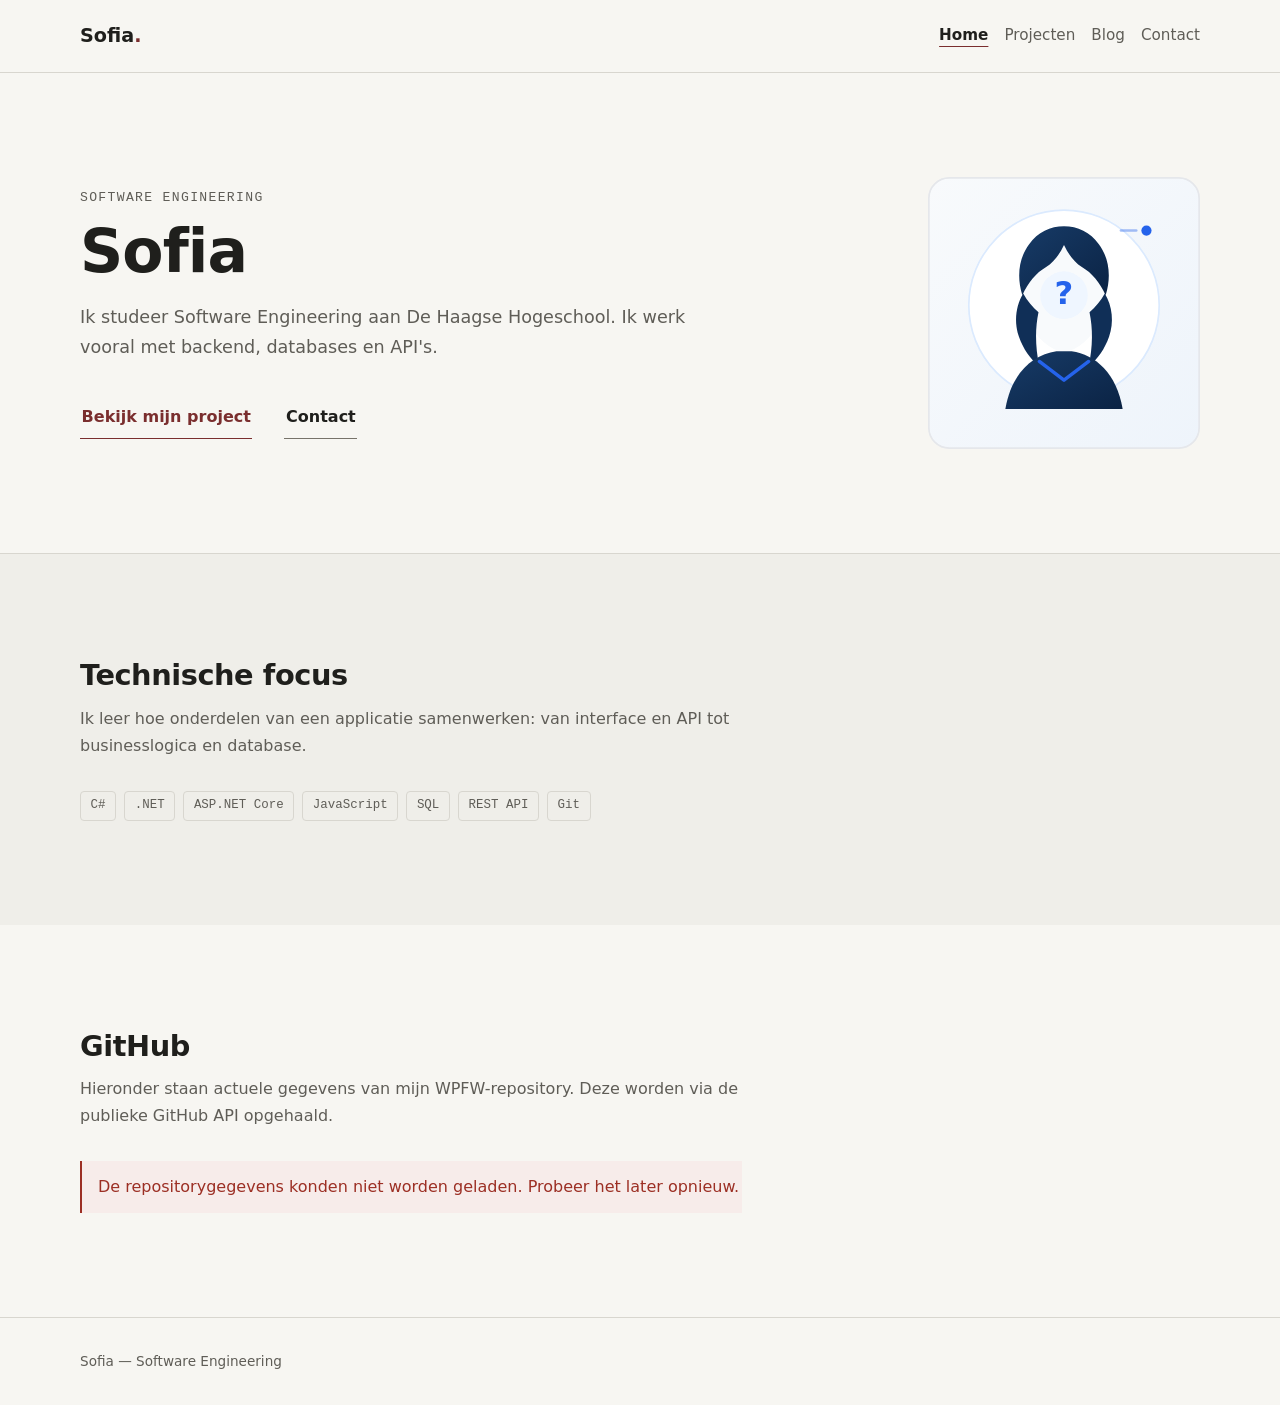
<file: index.html>
<!doctype html>
<html lang="nl">
  <head>
    <meta charset="utf-8" />
    <meta name="viewport" content="width=device-width, initial-scale=1" />

    <title>Sofia — Software Engineering</title>

    <meta
      name="description"
      content="Portfolio van Sofia, student Software Engineering met interesse in backend development, databases en API's."
    />

    <link rel="icon" href="assets/images/favicon.svg" type="image/svg+xml" />
    <link rel="stylesheet" href="assets/css/style.css" />

    <script src="assets/js/github.js" defer></script>
  </head>

  <body>
    <a class="skip-link" href="#main-content">
      Ga naar hoofdinhoud
    </a>

    <header class="site-header">
      <div class="container site-header__inner">
        <a class="site-logo" href="index.html">
          Sofia<span class="site-logo__dot" aria-hidden="true">.</span>
        </a>

        <nav aria-label="Hoofdnavigatie">
          <ul class="nav-list">
            <li>
              <a href="index.html" aria-current="page">
                Home
              </a>
            </li>

            <li>
              <a href="projects.html">
                Projecten
              </a>
            </li>

            <li>
              <a href="blog.html">
                Blog
              </a>
            </li>

            <li>
              <a href="contact.html">
                Contact
              </a>
            </li>
          </ul>
        </nav>
      </div>
    </header>

    <main id="main-content">
      <section class="hero" aria-labelledby="hero-title">
        <div class="container hero__inner">
          <div class="hero__content">
            <p class="eyebrow">
              Software Engineering
            </p>

            <h1 id="hero-title">
              Sofia
            </h1>

            <p class="hero__lead">
              Ik studeer Software Engineering aan De Haagse Hogeschool.
              Ik werk vooral met backend, databases en API's.
            </p>

            <p class="hero__actions">
              <a
                class="hero__action hero__action--primary"
                href="projects.html"
              >
                Bekijk mijn project
              </a>

              <a
                class="hero__action"
                href="contact.html"
              >
                Contact
              </a>
            </p>
          </div>

          <div class="hero__media">
            <img
              class="hero__portrait"
              src="assets/images/profile-placeholder.svg"
              alt=""
              width="320"
              height="320"
            />
          </div>
        </div>
      </section>

      <section
        class="section section--muted"
        aria-labelledby="focus-title"
      >
        <div class="container">
          <h2 id="focus-title">
            Technische focus
          </h2>

          <p class="section__intro">
            Ik leer hoe onderdelen van een applicatie samenwerken:
            van interface en API tot businesslogica en database.
          </p>

          <ul
            class="tag-list"
            aria-label="Technische vaardigheden"
          >
            <li class="tag">C#</li>
            <li class="tag">.NET</li>
            <li class="tag">ASP.NET Core</li>
            <li class="tag">JavaScript</li>
            <li class="tag">SQL</li>
            <li class="tag">REST API</li>
            <li class="tag">Git</li>
          </ul>
        </div>
      </section>

      <section
        class="section"
        aria-labelledby="github-title"
      >
        <div class="container">
          <h2 id="github-title">
            GitHub
          </h2>

          <p class="section__intro">
            Hieronder staan actuele gegevens van mijn WPFW-repository.
            Deze worden via de publieke GitHub API opgehaald.
          </p>

          <p
            id="github-status"
            class="api-status"
            role="status"
          >
            Repository laden...
          </p>

          <ul
            id="github-repositories"
            class="card-grid"
            aria-label="WPFW-repository"
          ></ul>

          <noscript>
            <p class="note">
              JavaScript is nodig om de repositorygegevens te laden.
            </p>
          </noscript>
        </div>
      </section>
    </main>

    <footer class="site-footer">
      <div class="container site-footer__inner">
        <p class="site-footer__text">
          Sofia — Software Engineering
        </p>
      </div>
    </footer>
  </body>
</html>
</file>
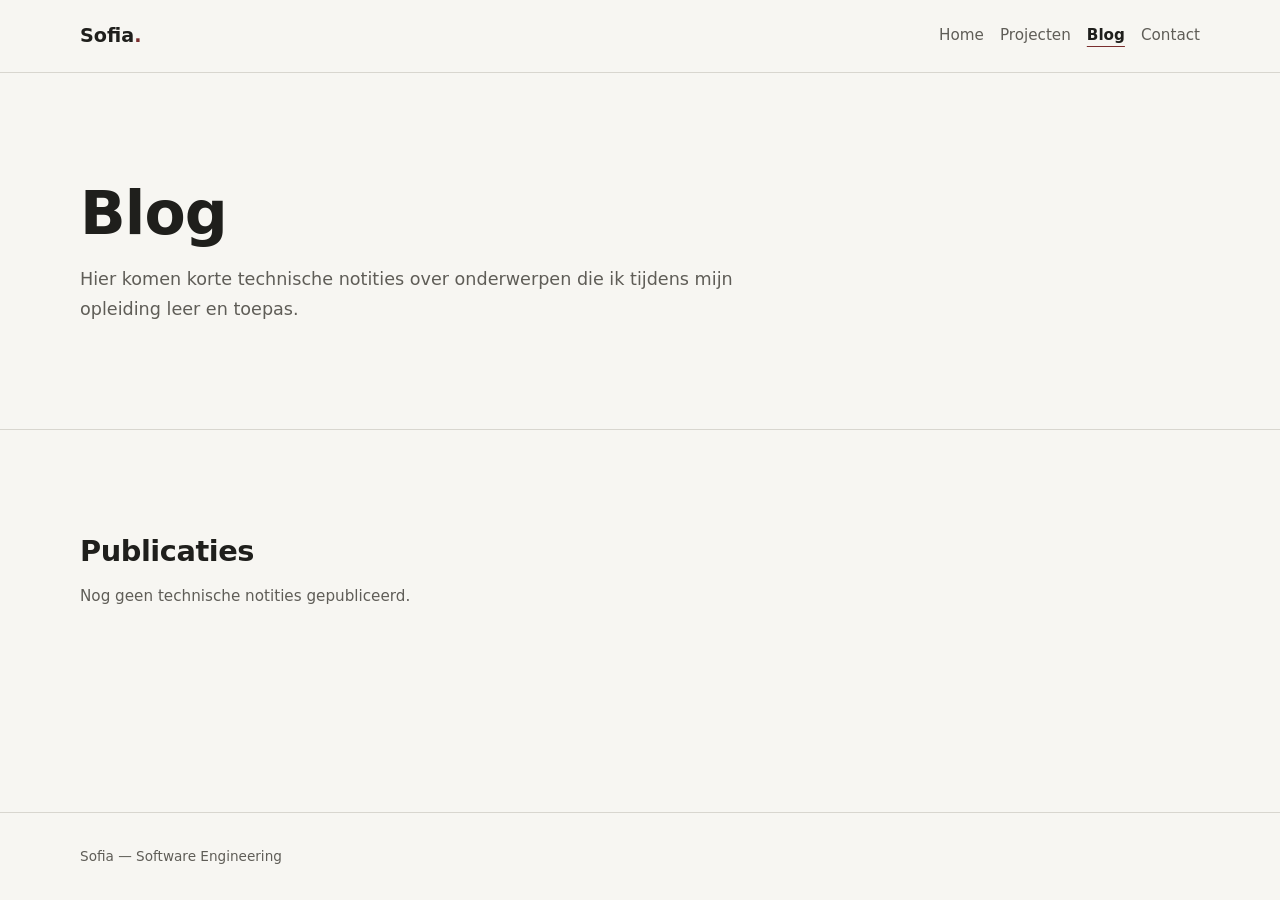
<file: blog.html>
<!doctype html>
<html lang="nl">
  <head>
    <meta charset="utf-8" />
    <meta name="viewport" content="width=device-width, initial-scale=1" />

    <title>Blog | Sofia — Software Engineering</title>

    <meta
      name="description"
      content="Technische notities van Sofia over software engineering en onderwerpen uit haar opleiding."
    />

    <link rel="icon" href="assets/images/favicon.svg" type="image/svg+xml" />
    <link rel="stylesheet" href="assets/css/style.css" />
  </head>

  <body>
    <a class="skip-link" href="#main-content">
      Ga naar hoofdinhoud
    </a>

    <header class="site-header">
      <div class="container site-header__inner">
        <a class="site-logo" href="index.html">
          Sofia<span class="site-logo__dot" aria-hidden="true">.</span>
        </a>

        <nav aria-label="Hoofdnavigatie">
          <ul class="nav-list">
            <li>
              <a href="index.html">
                Home
              </a>
            </li>

            <li>
              <a href="projects.html">
                Projecten
              </a>
            </li>

            <li>
              <a href="blog.html" aria-current="page">
                Blog
              </a>
            </li>

            <li>
              <a href="contact.html">
                Contact
              </a>
            </li>
          </ul>
        </nav>
      </div>
    </header>

    <main id="main-content">
      <section class="page-intro" aria-labelledby="blog-title">
        <div class="container">
          <h1 id="blog-title">
            Blog
          </h1>

          <p class="lead">
            Hier komen korte technische notities over onderwerpen die ik
            tijdens mijn opleiding leer en toepas.
          </p>
        </div>
      </section>

      <section class="section" aria-labelledby="posts-title">
        <div class="container">
          <h2 id="posts-title">
            Publicaties
          </h2>

          <p class="note">
            Nog geen technische notities gepubliceerd.
          </p>
        </div>
      </section>
    </main>

    <footer class="site-footer">
      <div class="container site-footer__inner">
        <p class="site-footer__text">
          Sofia — Software Engineering
        </p>
      </div>
    </footer>
  </body>
</html>
</file>
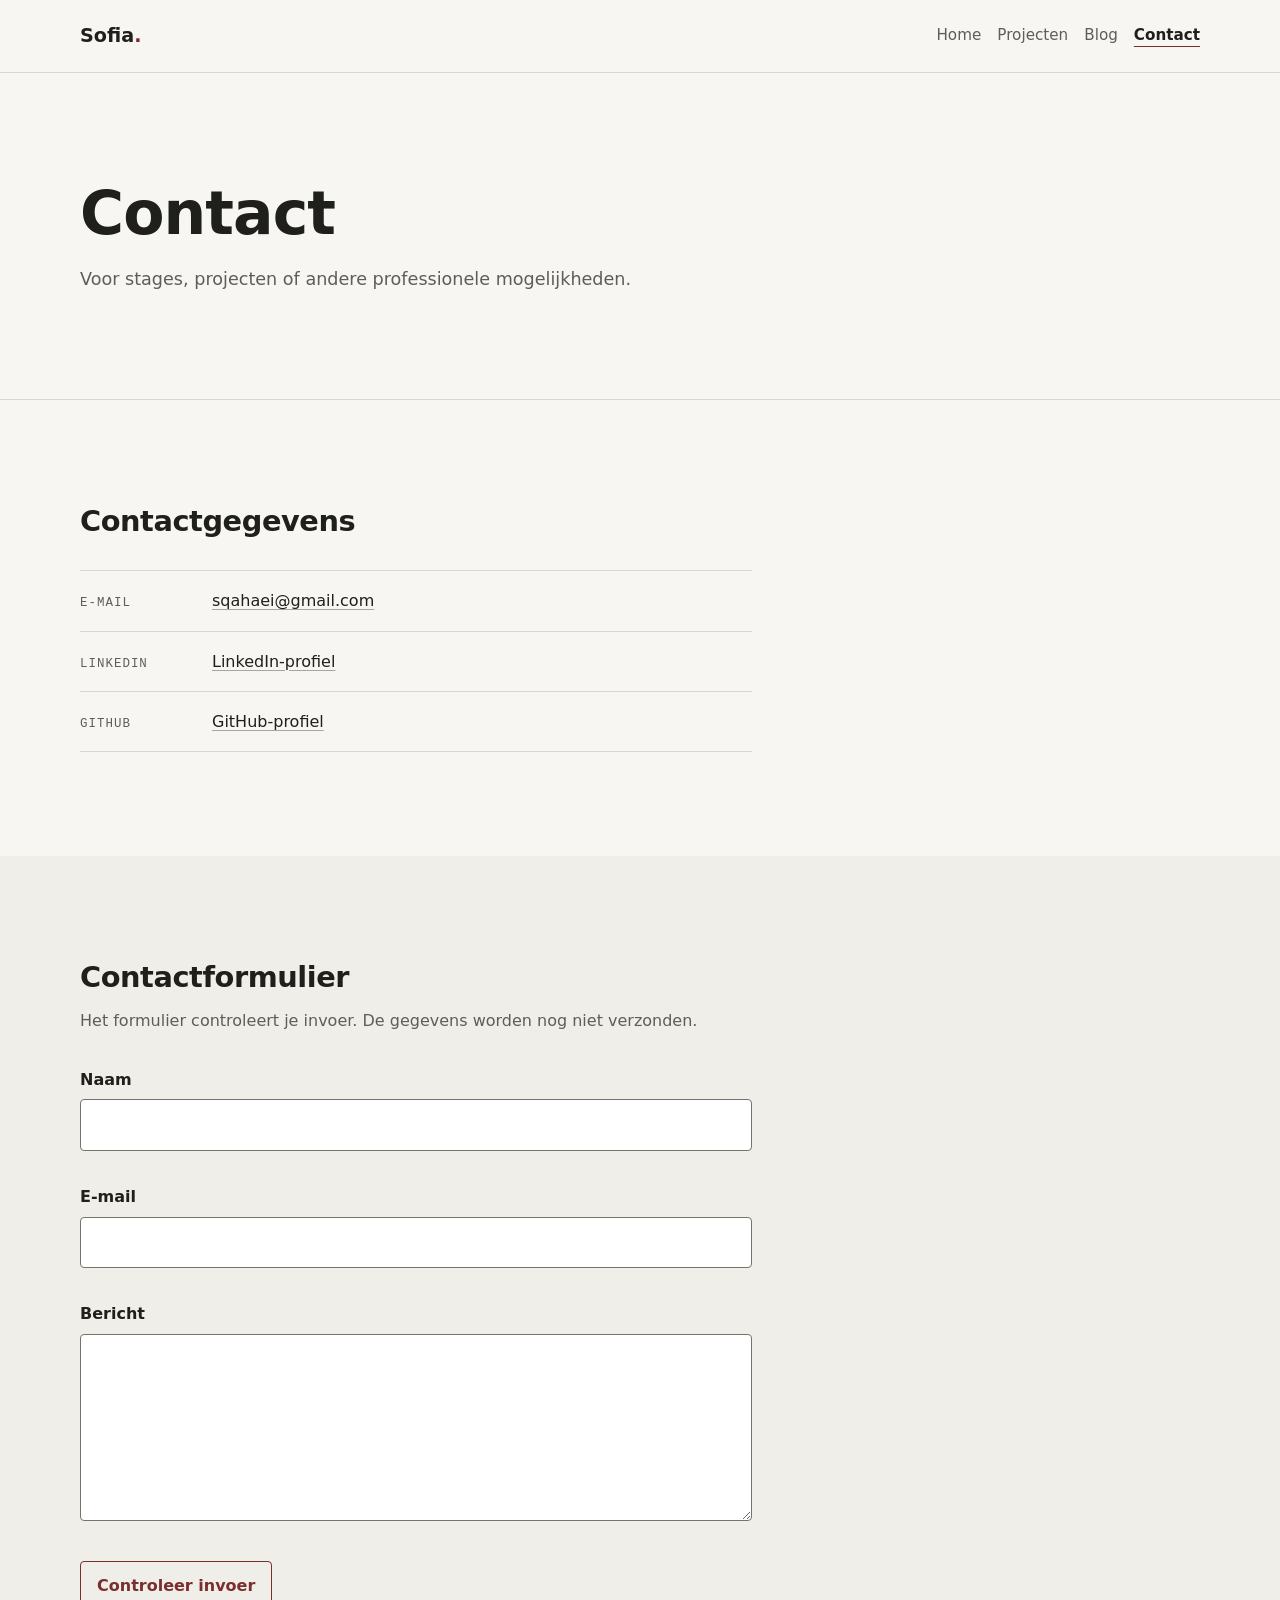
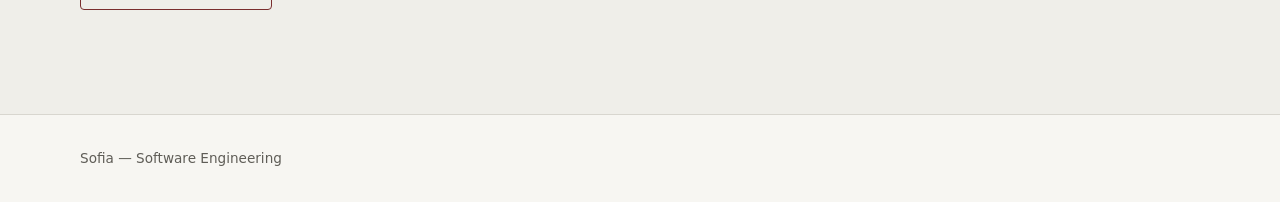
<file: contact.html>
<!doctype html>
<html lang="nl">
  <head>
    <meta charset="utf-8" />
    <meta name="viewport" content="width=device-width, initial-scale=1" />

    <title>Contact | Sofia — Software Engineering</title>

    <meta
      name="description"
      content="Contactgegevens en contactformulier van Sofia, student Software Engineering."
    />

    <link rel="icon" href="assets/images/favicon.svg" type="image/svg+xml" />
    <link rel="stylesheet" href="assets/css/style.css" />

    <script src="assets/js/contact.js" defer></script>
  </head>

  <body>
    <a class="skip-link" href="#main-content">
      Ga naar hoofdinhoud
    </a>

    <header class="site-header">
      <div class="container site-header__inner">
        <a class="site-logo" href="index.html">
          Sofia<span class="site-logo__dot" aria-hidden="true">.</span>
        </a>

        <nav aria-label="Hoofdnavigatie">
          <ul class="nav-list">
            <li>
              <a href="index.html">
                Home
              </a>
            </li>

            <li>
              <a href="projects.html">
                Projecten
              </a>
            </li>

            <li>
              <a href="blog.html">
                Blog
              </a>
            </li>

            <li>
              <a href="contact.html" aria-current="page">
                Contact
              </a>
            </li>
          </ul>
        </nav>
      </div>
    </header>

    <main id="main-content">
      <section class="page-intro" aria-labelledby="contact-title">
        <div class="container">
          <h1 id="contact-title">
            Contact
          </h1>

          <p class="lead">
            Voor stages, projecten of andere professionele mogelijkheden.
          </p>
        </div>
      </section>

      <section class="section" aria-labelledby="contact-details-title">
        <div class="container">
          <h2 id="contact-details-title">
            Contactgegevens
          </h2>

          <dl class="contact-list">
            <div class="contact-list__item">
              <dt>
                E-mail
              </dt>

              <dd>
                <a href="mailto:sqahaei@gmail.com">
                  sqahaei@gmail.com
                </a>
              </dd>
            </div>

            <div class="contact-list__item">
              <dt>
                LinkedIn
              </dt>

              <dd>
                <a
                  href="https://www.linkedin.com/in/shahrzad-nezamabadi-94b477238"
                >
                  LinkedIn-profiel
                </a>
              </dd>
            </div>

            <div class="contact-list__item">
              <dt>
                GitHub
              </dt>

              <dd>
                <a href="https://github.com/Sofia-bit-2025">
                  GitHub-profiel
                </a>
              </dd>
            </div>
          </dl>
        </div>
      </section>

      <section
        class="section section--muted"
        aria-labelledby="contact-form-title"
      >
        <div class="container">
          <h2 id="contact-form-title">
            Contactformulier
          </h2>

          <p
            id="contact-form-description"
            class="section__intro"
          >
            Het formulier controleert je invoer. De gegevens worden nog niet
            verzonden.
          </p>

          <form
            id="contact-form"
            class="form"
            aria-describedby="contact-form-description"
            novalidate
          >
            <div class="form__field">
              <label
                class="form__label"
                for="contact-name"
              >
                Naam
              </label>

              <input
                class="form__input"
                id="contact-name"
                name="name"
                type="text"
                autocomplete="name"
                required
                minlength="2"
                aria-describedby="contact-name-error"
                aria-invalid="false"
              />

              <p
                id="contact-name-error"
                class="form__error"
              ></p>
            </div>

            <div class="form__field">
              <label
                class="form__label"
                for="contact-email"
              >
                E-mail
              </label>

              <input
                class="form__input"
                id="contact-email"
                name="email"
                type="email"
                autocomplete="email"
                required
                aria-describedby="contact-email-error"
                aria-invalid="false"
              />

              <p
                id="contact-email-error"
                class="form__error"
              ></p>
            </div>

            <div class="form__field">
              <label
                class="form__label"
                for="contact-message"
              >
                Bericht
              </label>

              <textarea
                class="form__input"
                id="contact-message"
                name="message"
                rows="6"
                required
                minlength="10"
                aria-describedby="contact-message-error"
                aria-invalid="false"
              ></textarea>

              <p
                id="contact-message-error"
                class="form__error"
              ></p>
            </div>

            <button
              class="form__button"
              type="submit"
            >
              Controleer invoer
            </button>

            <p
              id="form-status"
              class="form__status"
              role="status"
            ></p>
          </form>

          <noscript>
            <p class="note">
              JavaScript is nodig om het formulier te controleren.
              Neem anders rechtstreeks contact op via e-mail.
            </p>
          </noscript>
        </div>
      </section>
    </main>

    <footer class="site-footer">
      <div class="container site-footer__inner">
        <p class="site-footer__text">
          Sofia — Software Engineering
        </p>
      </div>
    </footer>
  </body>
</html>
</file>
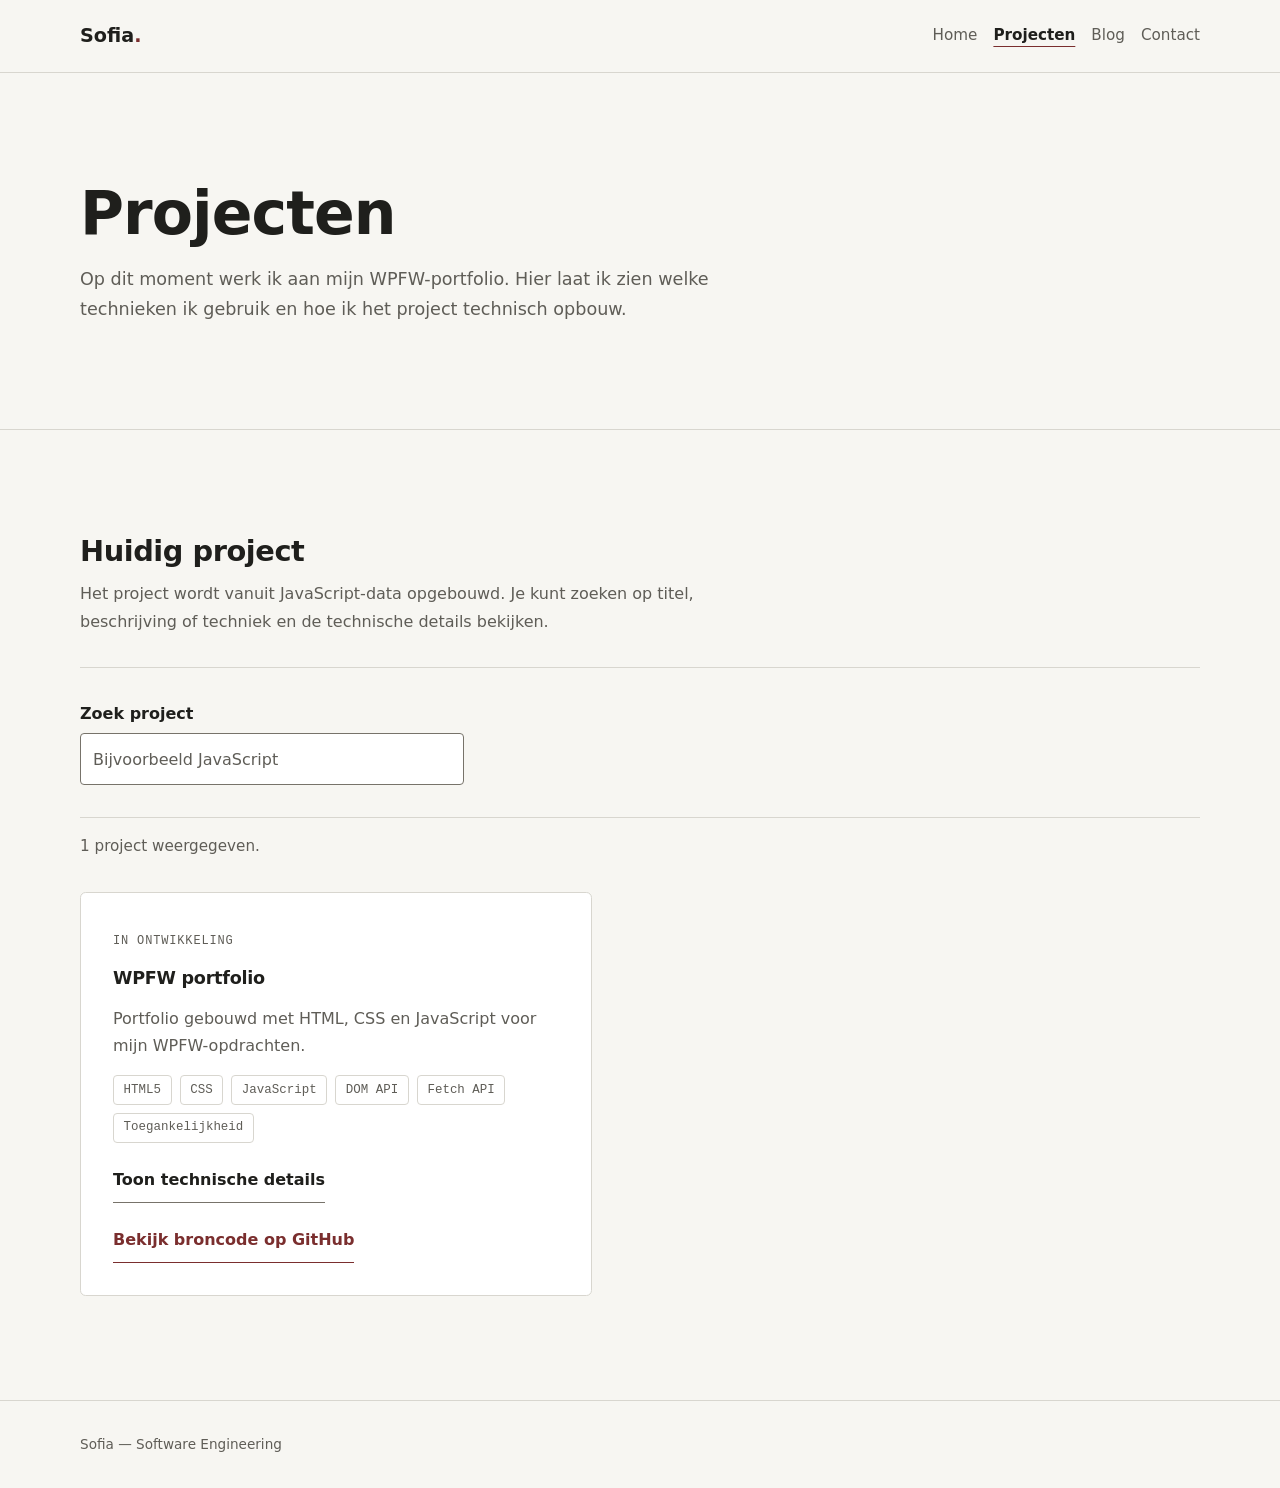
<file: projects.html>
<!doctype html>
<html lang="nl">
  <head>
    <meta charset="utf-8" />
    <meta name="viewport" content="width=device-width, initial-scale=1" />

    <title>Projecten | Sofia — Software Engineering</title>

    <meta
      name="description"
      content="Het huidige softwareproject van Sofia met gebruikte technieken en technische details."
    />

    <link rel="icon" href="assets/images/favicon.svg" type="image/svg+xml" />
    <link rel="stylesheet" href="assets/css/style.css" />

    <script src="assets/js/projects.js" defer></script>
  </head>

  <body>
    <a class="skip-link" href="#main-content">
      Ga naar hoofdinhoud
    </a>

    <header class="site-header">
      <div class="container site-header__inner">
        <a class="site-logo" href="index.html">
          Sofia<span class="site-logo__dot" aria-hidden="true">.</span>
        </a>

        <nav aria-label="Hoofdnavigatie">
          <ul class="nav-list">
            <li>
              <a href="index.html">
                Home
              </a>
            </li>

            <li>
              <a href="projects.html" aria-current="page">
                Projecten
              </a>
            </li>

            <li>
              <a href="blog.html">
                Blog
              </a>
            </li>

            <li>
              <a href="contact.html">
                Contact
              </a>
            </li>
          </ul>
        </nav>
      </div>
    </header>

    <main id="main-content">
      <section class="page-intro" aria-labelledby="projects-title">
        <div class="container">
          <h1 id="projects-title">
            Projecten
          </h1>

          <p class="lead">
            Op dit moment werk ik aan mijn WPFW-portfolio. Hier laat ik zien
            welke technieken ik gebruik en hoe ik het project technisch opbouw.
          </p>
        </div>
      </section>

      <section class="section" aria-labelledby="project-title">
        <div class="container">
          <h2 id="project-title">
            Huidig project
          </h2>

          <p class="section__intro">
            Het project wordt vanuit JavaScript-data opgebouwd. Je kunt zoeken
            op titel, beschrijving of techniek en de technische details bekijken.
          </p>

          <div class="projects-controls">
            <div class="projects-search">
              <label for="project-search">
                Zoek project
              </label>

              <input
                class="form__input"
                type="search"
                id="project-search"
                placeholder="Bijvoorbeeld JavaScript"
                autocomplete="off"
                aria-controls="projects-list"
              />
            </div>
          </div>

          <p
            id="projects-status"
            class="note"
            role="status"
          ></p>

          <ul
            id="projects-list"
            class="card-grid"
            aria-label="Softwareprojecten"
          ></ul>

          <noscript>
            <p class="note">
              JavaScript is nodig om de projecten te tonen.
            </p>
          </noscript>
        </div>
      </section>
    </main>

    <footer class="site-footer">
      <div class="container site-footer__inner">
        <p class="site-footer__text">
          Sofia — Software Engineering
        </p>
      </div>
    </footer>
  </body>
</html>
</file>
<file: assets/css/style.css>
*,
*::before,
*::after {
  box-sizing: border-box;
}

html {
  scroll-behavior: smooth;
  -webkit-text-size-adjust: 100%;
}

body,
h1,
h2,
h3,
h4,
p,
ul,
ol,
dl,
dd {
  margin: 0;
}

ul,
ol {
  padding: 0;
  list-style: none;
}

img,
svg {
  display: block;
  max-width: 100%;
  height: auto;
}

button,
input,
textarea {
  font: inherit;
  color: inherit;
}

:root {
  --color-bg: #f7f6f2;
  --color-surface: #efeee9;
  --color-card: #ffffff;

  --color-text: #1f1f1c;
  --color-text-soft: #5f5d57;

  --color-border: #d8d6cf;
  --color-border-strong: #aaa69d;
  --color-control-border: #77736a;

  --color-accent: #7a2e2e;
  --color-accent-hover: #612323;

  --color-error: #9c2f24;
  --color-error-surface: #f7ecea;
  --color-success: #3f6b4f;

  --font-body:
    system-ui, -apple-system, BlinkMacSystemFont, "Segoe UI", sans-serif;

  --font-mono:
    ui-monospace, SFMono-Regular, Menlo, Monaco, Consolas, monospace;

  --container-width: 70rem;
  --text-width: 65ch;

  --space-xs: 0.4rem;
  --space-sm: 0.75rem;
  --space-md: 1rem;
  --space-lg: 2rem;
  --space-xl: 4.5rem;
  --space-2xl: 6.5rem;

  --radius-sm: 0.25rem;
  --radius-md: 0.35rem;

  --control-min-height: 2.75rem;
}

body {
  min-height: 100vh;

  display: flex;
  flex-direction: column;

  background: var(--color-bg);
  color: var(--color-text);

  font-family: var(--font-body);
  font-size: 1rem;
  line-height: 1.7;
}

main {
  flex: 1;
}

a {
  color: var(--color-text);

  text-decoration-color: var(--color-border-strong);
  text-decoration-thickness: 1px;
  text-underline-offset: 0.2em;
}

a:hover {
  color: var(--color-accent);
  text-decoration-color: var(--color-accent);
}

.container {
  width: min(
    calc(100% - 2rem),
    var(--container-width)
  );

  margin-inline: auto;
}

.section {
  padding-block: var(--space-xl);
}

.section--muted {
  background: var(--color-surface);
}

.section__intro {
  max-width: var(--text-width);
  margin-top: var(--space-sm);

  color: var(--color-text-soft);
}

.site-header {
  border-bottom: 1px solid var(--color-border);

  background: var(--color-bg);
}

.site-header__inner {
  min-height: 4.5rem;

  display: flex;
  flex-direction: column;
  align-items: center;
  justify-content: center;

  gap: var(--space-sm);
  padding-block: var(--space-md);
}

.site-logo {
  min-height: var(--control-min-height);

  display: inline-flex;
  align-items: center;

  color: var(--color-text);

  font-size: 1.2rem;
  font-weight: 650;

  text-decoration: none;
}

.site-logo:hover {
  color: var(--color-text);
}

.site-logo__dot {
  color: var(--color-accent);
}

.nav-list {
  display: flex;
  flex-wrap: wrap;
  align-items: center;
  justify-content: center;

  gap: 0.25rem 1rem;
}

.nav-list a {
  min-height: var(--control-min-height);

  display: inline-flex;
  align-items: center;

  color: var(--color-text-soft);

  font-size: 0.95rem;
  text-decoration: none;
}

.nav-list a:hover {
  color: var(--color-text);
}

.nav-list a[aria-current="page"] {
  color: var(--color-text);

  font-weight: 600;

  text-decoration: underline;
  text-decoration-color: var(--color-accent);
  text-decoration-thickness: 1px;
  text-underline-offset: 0.4em;
}

.hero {
  padding-block: var(--space-xl);

  border-bottom: 1px solid var(--color-border);
}

.hero__inner {
  display: flex;
  flex-direction: column;

  gap: var(--space-lg);
}

.hero__content {
  max-width: var(--text-width);
}

.hero__content h1 {
  margin-top: var(--space-xs);
}

.hero__lead {
  max-width: 55ch;
  margin-top: var(--space-md);

  color: var(--color-text-soft);

  font-size: 1.1rem;
}

.hero__actions {
  display: flex;
  flex-wrap: wrap;

  gap: var(--space-lg);
  margin-top: var(--space-lg);
}

.hero__action {
  min-height: var(--control-min-height);

  display: inline-flex;
  align-items: center;

  padding-inline: 0.1rem;

  border-bottom: 1px solid var(--color-control-border);

  color: var(--color-text);

  font-weight: 600;
  text-decoration: none;
}

.hero__action:hover {
  border-color: var(--color-accent-hover);

  color: var(--color-accent-hover);
}

.hero__action--primary {
  border-color: var(--color-accent);

  color: var(--color-accent);
}

.hero__media {
  flex-shrink: 0;
}

.hero__portrait {
  width: min(100%, 16rem);

  border-radius: var(--radius-md);
}

.page-intro {
  padding-block: var(--space-xl);

  border-bottom: 1px solid var(--color-border);
}

.page-intro .lead {
  max-width: var(--text-width);
  margin-top: var(--space-md);

  color: var(--color-text-soft);

  font-size: 1.1rem;
}

h1,
h2,
h3,
h4 {
  color: var(--color-text);

  line-height: 1.2;
  letter-spacing: -0.015em;
}

h1 {
  font-size: clamp(
    2.25rem,
    7vw,
    3.75rem
  );

  font-weight: 650;
}

h2 {
  font-size: clamp(
    1.4rem,
    4vw,
    1.8rem
  );

  font-weight: 600;
}

h3 {
  font-size: 1.1rem;
  font-weight: 600;
}

h4 {
  font-size: 1rem;
  font-weight: 600;
}

.eyebrow {
  color: var(--color-text-soft);

  font-family: var(--font-mono);
  font-size: 0.82rem;

  text-transform: uppercase;
  letter-spacing: 0.1em;
}

.lead {
  max-width: var(--text-width);

  color: var(--color-text-soft);
}

.note {
  max-width: var(--text-width);

  color: var(--color-text-soft);

  font-size: 0.95rem;
}

.note:not(:empty) {
  margin-top: var(--space-md);
}

.tag-list {
  display: flex;
  flex-wrap: wrap;

  gap: 0.5rem;
  margin-top: var(--space-lg);
}

.tag {
  padding: 0.2rem 0.6rem;

  border: 1px solid var(--color-border);
  border-radius: var(--radius-sm);

  background: transparent;
  color: var(--color-text-soft);

  font-family: var(--font-mono);
  font-size: 0.78rem;
}

.card-grid {
  display: grid;

  grid-template-columns:
    repeat(
      auto-fit,
      minmax(
        min(100%, 18rem),
        32rem
      )
    );

  justify-content: start;

  gap: var(--space-lg);
  margin-top: var(--space-lg);
}

.card-grid:empty {
  display: none;
}

.card-grid > li {
  min-width: 0;

  display: flex;
}

.card-grid > li > .card {
  width: 100%;
  height: 100%;
}

.card {
  min-width: 0;

  padding: var(--space-lg);

  border: 1px solid var(--color-border);
  border-radius: var(--radius-md);

  background: var(--color-card);

  overflow-wrap: anywhere;
}

.card > * + * {
  margin-top: var(--space-md);
}

.card p:not(.status) {
  color: var(--color-text-soft);
}

.card h3 a {
  color: var(--color-text);

  text-decoration-color: var(--color-border-strong);
}

.card h3 a:hover {
  color: var(--color-accent);

  text-decoration-color: var(--color-accent);
}

.card__link {
  min-height: var(--control-min-height);

  display: inline-flex;
  align-items: center;

  padding: 0;

  border: 0;
  border-bottom: 1px solid var(--color-control-border);
  border-radius: 0;

  background: transparent;
  color: var(--color-text);

  font-weight: 600;
  text-decoration: none;

  cursor: pointer;
}

.card__link:hover {
  border-color: var(--color-accent-hover);

  color: var(--color-accent-hover);
}

.card__link--primary {
  border-color: var(--color-accent);

  color: var(--color-accent);
}

.project-details {
  margin-top: var(--space-sm);
}

.project-details ul {
  margin-top: var(--space-sm);
  padding-inline-start: 1.25rem;

  list-style: disc;
}

.project-details li {
  color: var(--color-text-soft);
}

.project-details li + li {
  margin-top: var(--space-xs);
}

.status {
  display: inline-block;

  color: var(--color-text-soft);

  font-family: var(--font-mono);
  font-size: 0.75rem;

  text-transform: uppercase;
  letter-spacing: 0.07em;
}

.contact-list {
  max-width: 42rem;

  margin-top: var(--space-lg);

  border-top: 1px solid var(--color-border);
}

.contact-list__item {
  display: grid;

  gap: 0.25rem;
  padding-block: var(--space-md);

  border-bottom: 1px solid var(--color-border);
}

.contact-list dt {
  color: var(--color-text-soft);

  font-family: var(--font-mono);
  font-size: 0.78rem;

  text-transform: uppercase;
  letter-spacing: 0.08em;
}

.contact-list dd {
  min-width: 0;

  overflow-wrap: anywhere;
}

.contact-list a {
  font-weight: 500;
}

.projects-controls {
  margin-top: var(--space-lg);
  padding-block: var(--space-lg);

  border-top: 1px solid var(--color-border);
  border-bottom: 1px solid var(--color-border);
}

.projects-search {
  width: 100%;
  max-width: 24rem;

  display: flex;
  flex-direction: column;

  gap: var(--space-xs);
}

.projects-search label {
  font-weight: 600;
}

.form {
  max-width: 42rem;

  margin-top: var(--space-lg);
}

.form__field + .form__field {
  margin-top: var(--space-lg);
}

.form__label {
  display: block;

  margin-bottom: var(--space-xs);

  font-weight: 600;
}

.form__input {
  width: 100%;

  padding: 0.7rem 0.75rem;

  border: 1px solid var(--color-control-border);
  border-radius: var(--radius-sm);

  background: var(--color-card);
  color: var(--color-text);
}

.form__input::placeholder {
  color: var(--color-text-soft);

  opacity: 1;
}

textarea.form__input {
  min-height: 8rem;

  resize: vertical;
}

.form__input[aria-invalid="true"] {
  border-color: var(--color-error);
}

.form__error {
  color: var(--color-error);

  font-size: 0.9rem;
}

.form__error:not(:empty) {
  margin-top: var(--space-xs);
}

.form__button {
  min-height: var(--control-min-height);

  margin-top: var(--space-lg);
  padding: 0.6rem 1rem;

  border: 1px solid var(--color-accent);
  border-radius: var(--radius-sm);

  background: transparent;
  color: var(--color-accent);

  font-weight: 600;

  cursor: pointer;
}

.form__button:hover {
  border-color: var(--color-accent-hover);

  background: var(--color-accent-hover);
  color: #ffffff;
}

.form__status {
  max-width: var(--text-width);
}

.form__status:not(:empty) {
  margin-top: var(--space-md);

  font-weight: 600;
}

.form__status--success {
  color: var(--color-success);
}

.form__status--error {
  color: var(--color-error);
}

.api-status {
  max-width: var(--text-width);

  margin-top: var(--space-lg);

  padding-block: var(--space-sm);
  padding-inline-start: var(--space-md);

  border-inline-start:
    2px solid var(--color-border-strong);

  color: var(--color-text-soft);
}

.api-status--error {
  border-inline-start-color: var(--color-error);

  background: var(--color-error-surface);
  color: var(--color-error);
}

.site-footer {
  margin-top: auto;

  border-top: 1px solid var(--color-border);

  background: var(--color-bg);
}

.site-footer__inner {
  min-height: 5rem;

  display: flex;
  align-items: center;
  justify-content: center;

  padding-block: var(--space-lg);
}

.site-footer__text {
  color: var(--color-text-soft);

  font-size: 0.85rem;
}

.skip-link {
  position: fixed;
  top: 1rem;
  left: 1rem;

  z-index: 1000;

  padding: 0.6rem 1rem;

  border-radius: var(--radius-sm);

  background: var(--color-text);
  color: #ffffff;

  font-weight: 600;

  transform: translateY(-200%);
}

.skip-link:focus {
  transform: translateY(0);
}

:focus-visible {
  outline: 3px solid var(--color-accent);
  outline-offset: 3px;
}

@media (min-width: 48em) {
  .site-header__inner {
    flex-direction: row;
    justify-content: space-between;

    padding-block: 0;
  }

  .nav-list {
    justify-content: flex-end;
  }

  .nav-list a {
    padding-block: 1.4rem;
  }

  .hero {
    padding-block: var(--space-2xl);
  }

  .hero__inner {
    flex-direction: row;
    align-items: center;
    justify-content: space-between;

    gap: var(--space-xl);
  }

  .hero__content {
    flex: 1;
  }

  .hero__portrait {
    width: 17rem;
  }

  .page-intro {
    padding-block: var(--space-2xl);
  }

  .section {
    padding-block: var(--space-2xl);
  }

  .contact-list__item {
    grid-template-columns: 8rem 1fr;
    align-items: baseline;
  }

  .site-footer__inner {
    justify-content: flex-start;
  }
}

@media (prefers-reduced-motion: reduce) {
  html {
    scroll-behavior: auto;
  }

  *,
  *::before,
  *::after {
    scroll-behavior: auto !important;
    transition: none !important;
    animation: none !important;
  }
}
</file>
